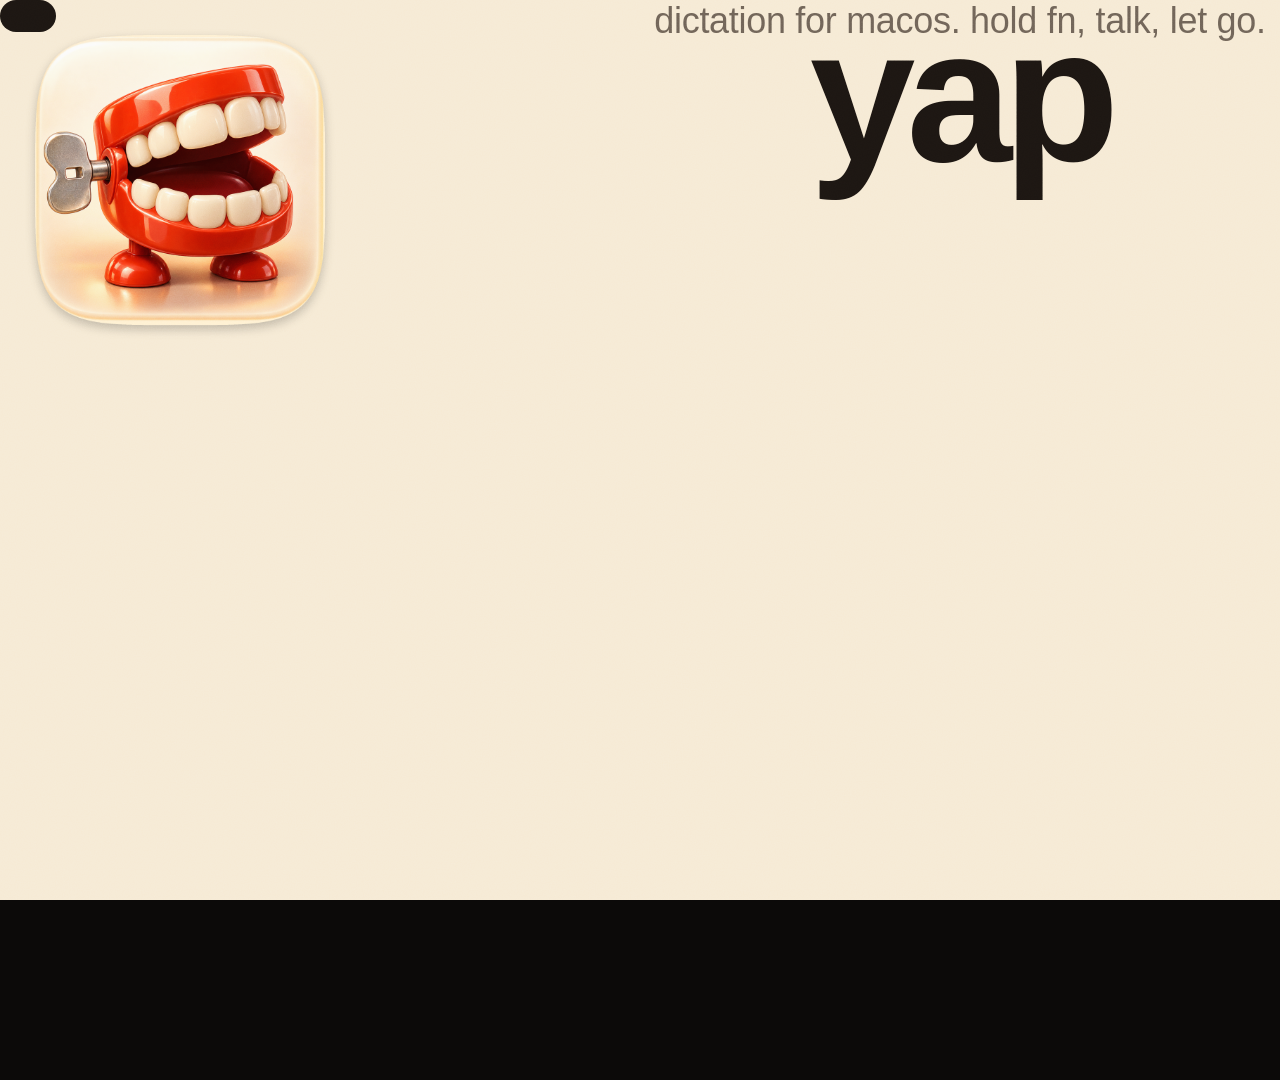
<file: promo/index.html>
<!doctype html>
<html>
<head>
<meta charset="utf-8">
<style>
  * { box-sizing: border-box; margin: 0; padding: 0; }
  html, body { width: 1920px; height: 1080px; overflow: hidden; background: #0c0a09; }
  body { font-family: -apple-system, "SF Pro Display", "Helvetica Neue", sans-serif; -webkit-font-smoothing: antialiased; }
  #stage { position: absolute; inset: 0; overflow: hidden; background: radial-gradient(1400px 900px at 50% 45%, #1d1814 0%, #0c0a09 60%, #070605 100%); }
  .abs { position: absolute; left: 0; top: 0; will-change: transform; }
  #world { position: absolute; inset: 0; }
  .ring { position: absolute; border-radius: 50%; border: 2px solid #f6ead4; }
  #glow { position: absolute; width: 900px; height: 900px; border-radius: 50%;
          background: radial-gradient(circle, rgba(229,55,31,.22), rgba(229,55,31,0) 65%); }
  svg#goo { position: absolute; left: 0; top: 0; overflow: visible; }
  #keylabel { color: #f6ead4; font-weight: 600; font-size: 64px; letter-spacing: -1px; text-align: center; }
  #keylabel small { display: block; font-size: 22px; font-weight: 500; opacity: .55; letter-spacing: 0; margin-top: 2px; }
  #transcript { color: #fff; font-weight: 450; line-height: 1.32; letter-spacing: -.2px; }
  #transcript span.w { display: inline-block; white-space: pre; }
  #transcript .cur { display: inline-block; width: 3px; background: #fff; vertical-align: -0.16em; margin: 0 2px 0 1px; height: 1.05em; }
  #transcript .hint { color: #8b8b8b; }
  #chiplabel { color: #fff; font-weight: 600; font-size: 28px; display: flex; align-items: center; gap: 10px; }
  #caption { left: 120px; top: 948px; height: 80px; overflow: hidden; color: #f6ead4; font-size: 54px; font-weight: 700; letter-spacing: -1.5px; white-space: nowrap; }
  #caption .idx { font-family: "SF Mono", Menlo, monospace; font-size: 20px; font-weight: 500; color: #e5371f; letter-spacing: 1px; margin-right: 22px; vertical-align: 16px; }
  #caption .inner { display: inline-block; }
  #win { width: 1200px; height: 470px; border-radius: 22px; background: #f8f5ef; box-shadow: 0 40px 120px rgba(0,0,0,.55), 0 0 0 1px rgba(255,255,255,.08); overflow: hidden; }
  #win .bar { height: 54px; display: flex; align-items: center; gap: 10px; padding-left: 22px; border-bottom: 1px solid #e6dfd3; }
  #win .bar i { width: 14px; height: 14px; border-radius: 50%; display: block; }
  #win .bar b { margin-left: 18px; font-weight: 600; font-size: 17px; color: #6d655b; }
  #win .row { padding: 16px 40px; border-bottom: 1px solid #ece6db; color: #9a9184; font-size: 21px; }
  #win .row em { color: #2a2520; font-style: normal; }
  #win .body { padding: 30px 40px; font-size: 29px; line-height: 1.42; color: #1f1b17; position: relative; }
  #pasted { position: relative; }
  #hl { position: absolute; inset: -4px -8px; background: #ffd9a8; border-radius: 6px; z-index: -1; }
  #caret { display: inline-block; width: 3px; height: 1.1em; background: #e5371f; vertical-align: -0.2em; }
  #stats { width: 1920px; height: 1080px; }
  .stat { position: absolute; left: 330px; }
  .stat .lbl { font-size: 30px; font-weight: 600; color: #a39a8e; margin-bottom: 14px; }
  .stat .bar { height: 74px; border-radius: 37px; }
  .stat .val { position: absolute; top: 44px; font-size: 64px; font-weight: 750; letter-spacing: -2px; font-variant-numeric: tabular-nums; white-space: nowrap; }
  #statsTitle { position: absolute; left: 330px; top: 250px; font-family: "SF Mono", Menlo, monospace; color: #e5371f; font-size: 22px; letter-spacing: 3px; }
  .slam { position: absolute; width: 1920px; text-align: center; font-size: 190px; font-weight: 800; letter-spacing: -8px; color: #f6ead4; line-height: 1; }
  .slam u { text-decoration: none; position: relative; }
  .slam u::after { content: ""; position: absolute; left: 0; right: 0; bottom: -6px; height: 14px; background: #e5371f; transform-origin: left; transform: scaleX(var(--s, 0)); border-radius: 7px; }
  #wipe { position: absolute; inset: 0; background: #f6ead4; }
  #end { position: absolute; inset: 0; }
  #icon { width: 360px; height: 360px; }
  #word { width: 1920px; text-align: center; font-size: 190px; font-weight: 800; letter-spacing: -9px; color: #1c1612; line-height: 1; }
  #word span { display: inline-block; }
  #tag { width: 1920px; text-align: center; font-size: 36px; font-weight: 500; color: #6e6256; letter-spacing: -.3px; }
  #brew { font-family: "SF Mono", Menlo, monospace; font-size: 26px; color: #f6ead4; background: #1c1612; padding: 16px 28px; border-radius: 16px; white-space: pre; }
  #brew .p { color: #e5371f; }
  #grain { position: absolute; inset: 0; pointer-events: none; mix-blend-mode: overlay; opacity: .22; }
</style>
</head>
<body>
<div id="stage">
  <div id="glow" class="abs"></div>
  <div id="rings"></div>

  <div id="world">
    <div id="win" class="abs">
      <div class="bar"><i style="background:#ff5f57"></i><i style="background:#febc2e"></i><i style="background:#28c840"></i><b>a gentle note</b></div>
      <div class="row">To: <em>shanice</em></div>
      <div class="row">Subject: <em>a gentle note</em></div>
      <div class="body"><span id="pasted"><span id="hl"></span><span id="ptext"></span></span><span id="caret"></span></div>
    </div>

    <svg id="goo" width="1920" height="1080" viewBox="0 0 1920 1080">
      <defs>
        <filter id="g" x="-20%" y="-20%" width="140%" height="140%" color-interpolation-filters="sRGB">
          <feGaussianBlur in="SourceGraphic" stdDeviation="11" result="b"/>
          <feColorMatrix in="b" mode="matrix" values="1 0 0 0 0  0 1 0 0 0  0 0 1 0 0  0 0 0 26 -11" result="goo"/>
          <feGaussianBlur in="goo" stdDeviation="22" result="sb"/>
          <feOffset in="sb" dy="18" result="so"/>
          <feColorMatrix in="so" mode="matrix" values="0 0 0 0 0  0 0 0 0 0  0 0 0 0 0  0 0 0 .6 0" result="shadow"/>
          <feMorphology in="goo" operator="erode" radius="1.6" result="er"/>
          <feComposite in="goo" in2="er" operator="out" result="rim"/>
          <feFlood flood-color="#ffffff" flood-opacity=".32"/>
          <feComposite in2="rim" operator="in" result="rimc"/>
          <feOffset in="goo" dy="-3" result="up"/>
          <feComposite in="goo" in2="up" operator="out" result="lip"/>
          <feFlood flood-color="#fff4e2" flood-opacity=".18"/>
          <feComposite in2="lip" operator="in" result="lipc"/>
          <feMerge><feMergeNode in="shadow"/><feMergeNode in="goo"/><feMergeNode in="rimc"/><feMergeNode in="lipc"/></feMerge>
        </filter>
      </defs>
      <g id="gooG" filter="url(#g)" fill="#191817">
        <rect id="key"/>
        <rect id="panel"/>
        <rect id="chip"/>
      </g>
    </svg>

    <div id="keylabel" class="abs">fn<small>🌐︎</small></div>
    <svg id="orbicon" class="abs" width="44" height="36" viewBox="0 0 44 36">
      <g fill="#fff">
        <g id="oiTop"><path d="M4 16 Q4 3 22 3 Q40 3 40 14 L40 16 Z"/></g>
        <path d="M4 20 L40 20 Q40 33 22 33 Q4 33 4 20 Z"/>
      </g>
      <g fill="#191817"><rect x="9" y="12" width="5" height="4" rx="1"/><rect x="16" y="12" width="5" height="4" rx="1"/><rect x="23" y="12" width="5" height="4" rx="1"/><rect x="30" y="12" width="5" height="4" rx="1"/>
      <rect x="9" y="20" width="5" height="4" rx="1"/><rect x="16" y="20" width="5" height="4" rx="1"/><rect x="23" y="20" width="5" height="4" rx="1"/><rect x="30" y="20" width="5" height="4" rx="1"/></g>
    </svg>
    <div id="transcript" class="abs"></div>
    <div id="chiplabel" class="abs"><svg width="22" height="22" viewBox="0 0 22 22"><path d="M4 11.5 L9 16 L18 6" stroke="#fff" stroke-width="3" fill="none" stroke-linecap="round" stroke-linejoin="round"/></svg>pasted</div>
  </div>

  <div id="caption" class="abs"><div class="inner"><span class="idx"></span><span class="txt"></span></div></div>

  <div id="stats" class="abs">
    <div id="statsTitle">RAM, ALL THE TIME</div>
    <div class="stat" id="s1" style="top:330px"><div class="lbl">wispr flow</div><div class="bar" style="background:#4a433c"></div><div class="val" style="color:#a39a8e"></div></div>
    <div class="stat" id="s2" style="top:530px"><div class="lbl" style="color:#f6ead4">yap</div><div class="bar" style="background:#e5371f"></div><div class="val" style="color:#f6ead4"></div></div>
  </div>
  <div class="slam" id="w1"><u>on-device.</u></div>
  <div class="slam" id="w2"><u>tiny.</u></div>
  <div class="slam" id="w3"><u>free.</u></div>

  <svg id="teeth" class="abs" xmlns="http://www.w3.org/2000/svg" viewBox="0 0 400 400" width="400" height="400">
<!-- HINGE=112,218 KEY=62,222 -->
<defs>
  <linearGradient id="yt-red" x1="0" y1="0" x2=".8" y2="1">
    <stop stop-color="#ff7650"/><stop offset=".24" stop-color="#f64b2b"/><stop offset=".55" stop-color="#e5371f"/><stop offset=".82" stop-color="#bd2113"/><stop offset="1" stop-color="#7e170f"/>
  </linearGradient>
  <linearGradient id="yt-top" gradientUnits="userSpaceOnUse" x1="181" y1="121" x2="231" y2="193">
    <stop stop-color="#ff6940"/><stop offset=".25" stop-color="#f74925"/><stop offset=".6" stop-color="#e5371f"/><stop offset="1" stop-color="#a02013"/>
  </linearGradient>
  <linearGradient id="yt-bottom" gradientUnits="userSpaceOnUse" x1="185" y1="261" x2="217" y2="323">
    <stop stop-color="#f64a2c"/><stop offset=".35" stop-color="#e5371f"/><stop offset=".8" stop-color="#c32a18"/><stop offset="1" stop-color="#851b12"/>
  </linearGradient>
  <linearGradient id="yt-rim" x1="0" y1="0" x2="0" y2="1">
    <stop stop-color="#ff9466"/><stop offset=".27" stop-color="#ff4e2c"/><stop offset="1" stop-color="#bd2619"/>
  </linearGradient>
  <radialGradient id="yt-mouth" cx=".68" cy=".78" r=".8">
    <stop stop-color="#a3221d"/><stop offset=".52" stop-color="#64110e"/><stop offset="1" stop-color="#250907"/>
  </radialGradient>
  <radialGradient id="yt-tongue" cx=".43" cy=".2" r=".85">
    <stop stop-color="#d64c3d"/><stop offset=".26" stop-color="#a72b25"/><stop offset=".7" stop-color="#731613"/><stop offset="1" stop-color="#4a0d0b"/>
  </radialGradient>
  <linearGradient id="yt-enamel" x1=".12" y1=".1" x2=".91" y2=".9">
    <stop stop-color="#fffdf5"/><stop offset=".3" stop-color="#fbf2e2"/><stop offset=".68" stop-color="#f3e4ca"/><stop offset=".9" stop-color="#debf9c"/><stop offset="1" stop-color="#b98d6b"/>
  </linearGradient>
  <linearGradient id="yt-side-enamel" x1="0" y1="0" x2="1" y2=".4">
    <stop stop-color="#e4ccb0"/><stop offset=".35" stop-color="#fbf2e2"/><stop offset=".75" stop-color="#ecdbc0"/><stop offset="1" stop-color="#b78d6d"/>
  </linearGradient>
  <linearGradient id="yt-enamel-light" x1="0" y1="0" x2="1" y2="1">
    <stop stop-color="#fffef9" stop-opacity=".96"/><stop offset=".58" stop-color="#fff9ee" stop-opacity=".35"/><stop offset="1" stop-color="#fff9ee" stop-opacity="0"/>
  </linearGradient>
  <linearGradient id="yt-gloss" x1="0" y1="0" x2=".7" y2="1">
    <stop stop-color="#fff7de" stop-opacity=".95"/><stop offset=".36" stop-color="#ffe2c9" stop-opacity=".58"/><stop offset="1" stop-color="#ffc1a5" stop-opacity="0"/>
  </linearGradient>
  <linearGradient id="yt-silver" x1="0" y1="0" x2="1" y2=".85">
    <stop stop-color="#fff5dd"/><stop offset=".18" stop-color="#dcdad4"/><stop offset=".42" stop-color="#a09d98"/><stop offset=".57" stop-color="#e7e5df"/><stop offset=".8" stop-color="#93918e"/><stop offset="1" stop-color="#5b5b5a"/>
  </linearGradient>
  <linearGradient id="yt-shaft" x1="0" y1="0" x2="0" y2="1">
    <stop stop-color="#5e5b56"/><stop offset=".18" stop-color="#c8c3b9"/><stop offset=".35" stop-color="#fff5df"/><stop offset=".53" stop-color="#b4aea4"/><stop offset=".83" stop-color="#696762"/><stop offset="1" stop-color="#363534"/>
  </linearGradient>
  <radialGradient id="yt-foot" cx=".32" cy=".22" r=".83">
    <stop stop-color="#ff8157"/><stop offset=".28" stop-color="#fa4d2a"/><stop offset=".6" stop-color="#e5371f"/><stop offset=".86" stop-color="#bc2417"/><stop offset="1" stop-color="#79170f"/>
  </radialGradient>
  <radialGradient id="yt-shadow">
    <stop stop-color="#000"/><stop offset=".45" stop-color="#000" stop-opacity=".75"/><stop offset="1" stop-color="#000" stop-opacity="0"/>
  </radialGradient>
  <linearGradient id="yt-occlusion" x1="0" y1="0" x2="0" y2="1">
    <stop stop-color="#310705" stop-opacity=".7"/><stop offset="1" stop-color="#310705" stop-opacity="0"/>
  </linearGradient>
</defs>

<ellipse id="tShadow" cx="221" cy="365" rx="135" ry="18" fill="url(#yt-shadow)" opacity=".35"/>

<!-- Short legs and moulded hemispherical feet. -->
<path d="M269 306 L270 336 Q285 344 299 334 L296 307Z" fill="url(#yt-red)"/>
<path d="M256 338 C258 322 280 323 292 327 C310 332 319 345 318 356 C304 365 270 365 251 355 C249 350 251 343 256 338Z" fill="url(#yt-foot)"/>
<path d="M251 355 C268 362 300 364 318 355" fill="none" stroke="#6d160f" stroke-width="2" opacity=".65"/>
<path d="M268 331 C258 336 255 343 256 348 L262 349 C262 340 267 337 273 335Z" fill="url(#yt-gloss)" opacity=".65"/>
<path d="M303 339 Q312 345 313 353 L306 355 Q307 347 299 341Z" fill="#ffb190" opacity=".23"/>
<path d="M157 306 L156 337 Q168 344 184 337 L183 311Z" fill="url(#yt-red)"/>
<path d="M160 313 L159 334 Q162 337 166 337 L168 314Z" fill="url(#yt-gloss)" opacity=".75"/>
<path d="M134 340 C142 327 161 325 176 330 C193 335 204 349 202 362 C184 371 151 372 129 364 C127 357 128 348 134 340Z" fill="url(#yt-foot)"/>
<path d="M130 363 C149 369 180 371 201 362" fill="none" stroke="#7c1a11" stroke-width="2"/>
<path d="M141 341 C145 336 150 334 156 334 L161 338 C148 338 139 347 137 357 L132 357 Q132 348 141 341Z" fill="url(#yt-gloss)"/>
<path d="M156 345 Q163 339 174 341 L181 349 Q165 345 159 355Z" fill="url(#yt-gloss)" opacity=".65"/>
<path d="M192 349 Q198 354 198 360 L193 362 L189 351Z" fill="#ffa885" opacity=".22"/>

<!-- The cavity belongs to the static lower jaw, so opening reveals a complete bowl. -->
<path d="M111 218 C153 205 219 204 273 210 C308 214 328 225 336 250 L327 280 C298 302 178 305 132 271 C114 255 109 235 111 218Z" fill="url(#yt-mouth)"/>
<path d="M123 225 C157 218 218 216 271 219 C298 222 314 229 324 242" fill="none" stroke="#ce4430" stroke-width="3" opacity=".35"/>
<path d="M151 267 C160 244 211 235 251 241 C282 244 298 257 296 270 C270 289 182 291 151 267Z" fill="url(#yt-tongue)"/>
<path d="M169 256 C188 244 227 243 250 249" fill="none" stroke="#f88d72" stroke-width="2.5" stroke-linecap="round" opacity=".17"/>
<path d="M222 248 Q235 255 232 268" fill="none" stroke="#60130f" stroke-width="1.5" opacity=".25"/>

<!-- Lower shell: broad curved front, a raised rim, and an inset tooth bed. -->
<path d="M111 229 C119 225 126 233 132 248 C149 276 205 286 259 280 C305 275 326 256 330 238 C341 246 347 265 341 285 C332 313 290 326 238 326 C179 326 129 309 116 277 C110 263 107 242 111 229Z" fill="url(#yt-bottom)"/>
<path d="M113 235 C124 238 119 254 143 270 C188 299 289 297 326 267 Q337 257 334 246" fill="none" stroke="url(#yt-rim)" stroke-width="7" stroke-linecap="round"/>
<path d="M118 253 C127 287 177 305 230 307 C273 309 314 301 335 284 C327 308 285 321 237 321 C177 321 135 305 123 276Z" fill="url(#yt-red)" opacity=".35"/>
<path d="M132 271 Q137 291 155 301 L156 282Z" fill="url(#yt-gloss)" opacity=".72"/>
<path d="M164 287 Q177 292 193 294 L190 316 Q175 313 166 307Z" fill="url(#yt-gloss)" opacity=".45"/>
<path d="M311 287 Q322 282 329 274 L326 294 Q317 303 307 306Z" fill="url(#yt-gloss)" opacity=".25"/>
<path d="M154 306 C200 325 278 326 318 303" fill="none" stroke="#ff8a5e" stroke-width="1.3" opacity=".38"/>

<!-- Far-side lower molars, followed by the near-side tooth arcade. -->
<g fill="url(#yt-side-enamel)" stroke="#ae7552" stroke-opacity=".28" stroke-width=".75">
  <path d="M313 224 C314 218 319 218 324 223 C332 232 334 246 331 256 C329 260 324 261 321 256 C318 248 311 234 313 224Z"/>
  <path d="M298 235 Q303 230 311 232 C320 235 324 246 322 259 Q321 269 312 271 Q302 270 300 261Z"/>
</g>
<g fill="url(#yt-enamel)" stroke="#aa7651" stroke-opacity=".24" stroke-width=".8">
  <path d="M126 241 Q128 233 138 236 L150 240 Q157 242 155 253 L151 269 Q148 278 137 274 C128 270 124 255 126 241Z"/>
  <path d="M154 252 Q156 244 166 247 L182 252 Q191 254 189 266 L186 281 Q184 290 174 289 L163 286 Q152 282 152 270Z"/>
  <path d="M192 264 Q193 254 204 256 L226 258 Q236 259 237 269 L235 286 Q233 299 220 299 L206 297 Q194 295 192 282Z"/>
  <path d="M241 264 Q242 256 252 254 L272 251 Q282 250 283 260 L282 281 Q280 291 269 295 L255 297 Q242 298 241 285Z"/>
  <path d="M286 255 Q285 248 293 244 L304 239 Q311 236 313 245 L317 262 Q318 274 308 280 L299 284 Q290 285 288 275Z"/>
</g>
<g fill="none" stroke="url(#yt-enamel-light)" stroke-width="3" stroke-linecap="round">
  <path d="M132 243 Q136 240 145 245"/><path d="M160 256 Q164 251 180 257"/>
  <path d="M200 266 Q209 262 225 265"/><path d="M248 265 Q258 259 273 258"/>
  <path d="M292 255 Q294 250 303 247"/><path d="M317 228 Q324 233 326 245"/>
</g>
<path d="M130 273 C172 308 273 314 320 273" fill="none" stroke="#ff9a6d" stroke-width="1.5" opacity=".55"/>

<!-- The shaft stays fixed; only the butterfly bow is scaled to simulate spinning. -->
<path d="M77 215 L112 210 Q119 216 114 226 L78 232Z" fill="url(#yt-shaft)" stroke="#59544c" stroke-width="1"/>
<path d="M81 218 L108 214" fill="none" stroke="#fff9e8" stroke-width="1.5" opacity=".8"/>
<g transform="translate(62 222)">
  <g id="tKey">
    <path d="M-4-39 C-20-40-27-27-24-15 C-22-6-13-5-13 2 C-13 9-24 15-23 27 C-22 39-12 43 1 39 C14 35 22 27 20 17 L16 1 C15-8 19-16 15-27 C12-35 5-39-4-39Z M-13-25 C-16-21-15-15-11-13 C-6-10 2-12 3-17 C5-23 1-27-5-28 C-8-28-11-27-13-25Z M-8 19 C-14 22-13 29-8 31 C-3 33 5 29 7 25 C9 20 5 16 0 17 C-3 17-6 18-8 19Z" fill="#5d5a55" fill-rule="evenodd" transform="translate(1.5 1.5)"/>
    <path d="M-4-39 C-20-40-27-27-24-15 C-22-6-13-5-13 2 C-13 9-24 15-23 27 C-22 39-12 43 1 39 C14 35 22 27 20 17 L16 1 C15-8 19-16 15-27 C12-35 5-39-4-39Z M-13-25 C-16-21-15-15-11-13 C-6-10 2-12 3-17 C5-23 1-27-5-28 C-8-28-11-27-13-25Z M-8 19 C-14 22-13 29-8 31 C-3 33 5 29 7 25 C9 20 5 16 0 17 C-3 17-6 18-8 19Z" fill="url(#yt-silver)" fill-rule="evenodd" stroke="#ece0c9" stroke-width="1"/>
    <path d="M-21-17 C-25-29-14-38-3-36 Q8-36 12-27 M-20 24 C-20 35-9 40 2 35" fill="none" stroke="#fffbed" stroke-width="1.8" stroke-linecap="round" opacity=".85"/>
    <path d="M-4-3 L7-5 Q10-5 10-2 L11 5 Q11 8 8 8 L-3 10 Q-6 10-6 7 L-7 1 Q-7-2-4-3Z" fill="url(#yt-shaft)" stroke="#716b60" stroke-width="1"/>
    <path d="M-4 0 L6-2 L7 5 L-3 7Z" fill="#423d35"/>
  </g>
</g>

<!-- Complete movable upper jaw. Its underside and every upper tooth move together. -->
<g id="tTop">
  <path d="M110 180 C140 163 207 141 271 135 C303 132 327 137 337 153 L341 169 C323 184 274 204 223 213 C169 222 124 232 112 222Z" fill="url(#yt-mouth)"/>
  <path d="M111 184 C158 169 263 142 333 156 L337 171 C294 186 165 226 112 223Z" fill="url(#yt-occlusion)"/>
  <!-- A slim far-side molar sits behind the visible front row. -->
  <path d="M325 158 Q331 153 337 161 C345 174 346 189 339 195 Q333 199 328 193 L322 175Z" fill="url(#yt-side-enamel)" stroke="#b58866" stroke-width=".7"/>
  <g fill="url(#yt-enamel)" stroke="#b17a54" stroke-opacity=".3" stroke-width=".8">
    <path d="M129 193 C129 184 138 179 146 180 Q155 181 158 192 L163 209 Q165 218 157 223 L145 228 Q136 231 133 220Z"/>
    <path d="M156 181 Q157 172 170 169 Q181 167 185 177 L192 199 Q195 210 184 215 L172 220 Q162 224 159 212Z"/>
    <path d="M188 165 Q188 156 202 151 L223 146 Q236 144 241 157 L249 184 Q252 199 239 203 L212 210 Q198 213 194 201Z"/>
    <path d="M243 149 Q244 138 258 134 L277 131 Q290 129 294 142 L301 167 Q305 182 293 187 L267 195 Q254 198 251 186Z"/>
    <path d="M296 140 Q296 131 305 130 Q316 128 321 140 L328 162 Q332 177 323 180 L314 183 Q306 185 303 173Z"/>
  </g>
  <g fill="url(#yt-enamel-light)">
    <path d="M136 192 Q139 184 147 186 L151 190 Q141 189 140 208 L137 213Z"/>
    <path d="M163 182 Q167 173 176 175 L179 179 Q167 177 167 198 L165 204Z"/>
    <path d="M195 170 Q194 160 207 156 L222 152 Q230 151 233 157 C205 156 202 171 203 186 L199 192Z"/>
    <path d="M251 152 Q249 141 263 139 L276 136 Q284 136 286 141 C261 139 257 153 260 172 L255 177Z"/>
    <path d="M303 142 Q303 135 309 136 Q316 141 319 158 L315 163 Q312 143 307 143Z"/>
  </g>
  <g fill="none" stroke="#fff8e9" stroke-width="1" opacity=".45">
    <path d="M202 204 Q214 210 240 197"/><path d="M261 189 Q278 189 296 179"/>
  </g>
  <!-- Thick glossy plastic cap overlaps the tooth roots. -->
  <path d="M104 172 C103 152 133 135 177 121 C223 106 281 96 310 100 C327 101 330 113 334 127 L342 151 C325 145 307 146 281 153 C224 167 166 184 117 209 C108 203 105 188 104 172Z" fill="url(#yt-top)"/>
  <path d="M104 172 C107 155 128 142 146 135 C133 151 127 170 134 199 L117 209 Q105 198 104 172Z" fill="url(#yt-red)"/>
  <path d="M304 100 C321 102 325 112 329 127 L337 148 L322 147 C317 126 314 111 304 100Z" fill="#9e1c11" opacity=".35"/>
  <path d="M108 169 C112 149 158 131 196 120 C238 108 283 101 308 103 C320 104 322 109 325 116" fill="none" stroke="#ffac7b" stroke-width="2" stroke-linecap="round"/>
  <path d="M115 199 C168 175 219 160 281 147 C306 142 326 143 339 148" fill="none" stroke="#8c1c12" stroke-width="3" opacity=".65"/>
  <path d="M118 202 C173 178 230 161 283 150 C307 145 324 145 338 151" fill="none" stroke="#ff7a4c" stroke-width="1.3" opacity=".8"/>
  <path d="M145 140 C162 131 185 122 207 118 C191 124 186 128 185 139 C169 140 164 148 165 164 L150 170 C145 160 143 150 145 140Z" fill="url(#yt-gloss)"/>
  <path d="M115 160 Q119 150 131 146 C122 158 122 174 125 185 L117 190 Q111 173 115 160Z" fill="url(#yt-gloss)" opacity=".8"/>
  <path d="M284 105 Q297 104 303 110 C308 120 309 131 313 144 L299 145 C297 129 296 115 284 105Z" fill="url(#yt-gloss)" opacity=".64"/>
  <path d="M321 110 Q325 114 328 128 L333 143" fill="none" stroke="#ffc09a" stroke-width="2" stroke-linecap="round" opacity=".42"/>
  <path d="M153 136 C195 118 253 107 286 106" fill="none" stroke="#fff3d8" stroke-width="1.8" stroke-linecap="round" opacity=".85"/>
</g>

<!-- Fixed hinge cheek and recessed axle cover the moving jaw's rear edge. -->
<path d="M110 202 C98 202 97 217 101 235 C104 248 111 259 118 257 C130 253 130 234 125 219 C122 209 117 202 110 202Z" fill="url(#yt-red)" stroke="#a52618" stroke-width=".8"/>
<path d="M107 207 C102 210 104 229 108 238" fill="none" stroke="url(#yt-gloss)" stroke-width="3" stroke-linecap="round"/>
<ellipse cx="111" cy="219" rx="6.8" ry="12.3" transform="rotate(-13 111 219)" fill="#73150e"/>
<ellipse cx="111" cy="218" rx="4.2" ry="9" transform="rotate(-13 111 218)" fill="url(#yt-shaft)"/>
<path d="M109 212 L112 222" fill="none" stroke="#f1e2ca" stroke-width="1.3" opacity=".65"/>
</svg>

  <div id="wipe"></div>
  <div id="end">
    <img id="icon" class="abs" src="../icon/icon-1024.png">
    <div id="word" class="abs"><span>y</span><span>a</span><span>p</span></div>
    <div id="tag" class="abs">dictation for macos. hold fn, talk, let go.</div>
    <div id="brew" class="abs"></div>
  </div>

  <svg id="grain" width="1920" height="1080"><filter id="n"><feTurbulence id="turb" type="fractalNoise" baseFrequency=".85" numOctaves="2" seed="1"/><feColorMatrix values="0 0 0 0 .5  0 0 0 0 .5  0 0 0 0 .5  0 0 0 1.4 -.2"/></filter><rect width="100%" height="100%" filter="url(#n)"/></svg>
</div>

<script>
const $ = s => document.querySelector(s);
const clamp = (x, a = 0, b = 1) => Math.min(b, Math.max(a, x));
const lerp = (a, b, x) => a + (b - a) * x;
const prog = (t, a, b) => clamp((t - a) / (b - a));
const outExpo = x => x >= 1 ? 1 : 1 - Math.pow(2, -10 * x);
const inOut = x => x < .5 ? 4 * x * x * x : 1 - Math.pow(-2 * x + 2, 3) / 2;
const inCubic = x => x * x * x;
const outCubic = x => 1 - Math.pow(1 - x, 3);
const outBack = (x, s = 1.8) => 1 + (s + 1) * Math.pow(x - 1, 3) + s * Math.pow(x - 1, 2);
// Damped spring from 0 to 1, settles by x=1.
const spring = (x, f = 1.6, d = 5.5) => x <= 0 ? 0 : x >= 1 ? 1 : 1 - Math.exp(-d * x) * Math.cos(2 * Math.PI * f * x);
const T = (el, x, y, s = 1, extra = '') => el.style.transform = `translate(${x}px,${y}px) scale(${s}) ${extra}`;
const setRect = (el, cx, cy, w, h, r) => {
  w = Math.max(0, w); h = Math.max(0, h);
  el.setAttribute('x', cx - w / 2); el.setAttribute('y', cy - h / 2);
  el.setAttribute('width', w); el.setAttribute('height', h);
  el.setAttribute('rx', Math.min(r, w / 2, h / 2));
};
const vis = (el, o) => { el.style.opacity = o; el.style.visibility = o <= 0.001 ? 'hidden' : 'visible'; };
const level = t => clamp(.5 + .28 * Math.sin(t * 13.1) + .2 * Math.sin(t * 29.3 + 1) + .14 * Math.sin(t * 47.7 + 2));

// Transcript, word by word.
const SAID = "hi shanice, hope you're well. just flagging, with love, that your mouth is moving a lot like a rodent. yapa, yapa, yapa, yapa, yapa. so, as per my last email, shush it, please. kind regards.";
const words = SAID.split(' ');
const tr = $('#transcript');
const spans = words.map((w, i) => { const s = document.createElement('span'); s.className = 'w'; s.textContent = w + ' '; tr.appendChild(s); return s; });
const cur = document.createElement('span'); cur.className = 'cur'; tr.appendChild(cur);
const hint = document.createElement('span'); hint.className = 'hint'; hint.textContent = ' — let go to paste'; tr.appendChild(hint);
const W0 = 2.75, W1 = 6.85;
let acc = 0; const dur = words.map(w => .5 + w.length * .12); const total = dur.reduce((a, b) => a + b);
const appear = dur.map(d => { const a = W0 + acc / total * (W1 - W0); acc += d; return a; });
$('#ptext').textContent = SAID;

// Rings.
const rings = [...Array(6)].map(() => { const d = document.createElement('div'); d.className = 'ring'; $('#rings').appendChild(d); return d; });

const PCX = 960, ORB_Y = 350, PW = 1100;
let panelH = 140;

function caption(t) {
  const caps = [[0.35, 2.15, '01', 'hold fn'], [2.55, 7.05, '02', 'talk'], [7.25, 9.35, '03', 'let go']];
  const el = $('#caption .inner');
  let y = 90, txt = '', idx = '';
  for (const [a, b, i, s] of caps) if (t >= a && t < b + .4) {
    txt = s; idx = i;
    y = t < b ? 90 * (1 - outExpo(prog(t, a, a + .55))) : -90 * inCubic(prog(t, b, b + .35));
  }
  el.querySelector('.idx').textContent = idx; el.querySelector('.txt').textContent = txt;
  el.style.transform = `translateY(${y}px)`;
}

function render(t, frame) {
  $('#turb').setAttribute('seed', frame % 9);
  caption(t);

  // ——— Scene 1–3 world: key → orb → panel → chip → window.
  const key = $('#key'), panel = $('#panel'), chip = $('#chip');
  const worldY = -400 * inOut(prog(t, 7.6, 8.35));
  const worldOut = prog(t, 9.3, 9.75);
  $('#world').style.transform = `translateY(${worldY}px) scale(${1 - .12 * inOut(worldOut)})`;
  $('#world').style.filter = worldOut > 0 ? `blur(${worldOut * 14}px)` : 'none';
  vis($('#world'), 1 - worldOut);

  // Key: pops in, gets held, then becomes the orb.
  const pop = spring(prog(t, 0.05, 0.9), 1.3, 5);
  const press = t < 0.65 ? 0 : t < 0.78 ? outCubic(prog(t, .65, .78)) : 1;
  const toOrb = inOut(prog(t, 1.7, 2.3));
  const lv = level(t) * prog(t, 2.6, 2.9) * (1 - prog(t, 6.95, 7.2));
  const orbBob = lv * 10;
  let kSize = lerp(220, 76, toOrb) * pop * (1 - .06 * press * (1 - toOrb));
  let kcx = PCX, kcy = lerp(500, ORB_Y, toOrb) + lerp(press * 8, 0, toOrb) - orbBob;
  // Orb retracts into the panel when you let go.
  const retract = inOut(prog(t, 7.15, 7.5));
  kcy = lerp(kcy, ORB_Y + 70, retract); kSize *= 1 - retract;
  setRect(key, kcx, kcy, kSize, kSize * (1 - .04 * press * (1 - toOrb)), lerp(48, 38, toOrb));
  const kl = $('#keylabel');
  T(kl, kcx - 110, kcy - 46 + press * 3, 1, `scale(${pop * (1 - toOrb)})`); kl.style.width = '220px';
  vis(kl, 1 - prog(t, 1.7, 2.0));
  const oi = $('#orbicon');
  T(oi, kcx - 22, kcy - 18, 1, `scale(${prog(t, 2.0, 2.3) * (1 - retract)})`);
  vis(oi, prog(t, 2.05, 2.3) * (1 - retract));
  $('#oiTop').setAttribute('transform', `rotate(${-lv * 18 * (0.5 - 0.5 * Math.cos(t * 2 * Math.PI * 6))} 4 16)`);

  // Panel grows out of the orb.
  const grow = prog(t, 2.05, 2.95);
  const gx = spring(grow, 1.1, 5.2), gy = spring(prog(t, 2.0, 2.8), 1.2, 5);
  // Transcript first, so the panel can wrap around its measured height.
  const fontSize = lerp(46, 35, inOut(prog(t, 4.8, 6.6)));
  tr.style.fontSize = fontSize + 'px';
  tr.style.width = (PW - 100) + 'px';
  let shown = 0;
  spans.forEach((s, i) => {
    const a = appear[i], p = prog(t, a, a + .28);
    s.style.display = t >= a ? 'inline-block' : 'none';
    if (t >= a) shown++;
    s.style.opacity = p;
    s.style.transform = `translateY(${(1 - outCubic(p)) * 14}px)`;
    s.style.filter = p < 1 ? `blur(${(1 - p) * 6}px)` : 'none';
    s.style.color = t < a + .55 ? '#8e8e8e' : '#ffffff';
  });
  cur.style.opacity = t > W1 + .4 ? (Math.floor(t * 2.5) % 2 ? 0 : 1) : 1;
  hint.style.opacity = prog(t, 2.7, 3.0);
  const targetH = tr.offsetHeight + 76;
  panelH += (Math.max(130, targetH) - panelH) * (1 - Math.exp(-14 / 60));
  const collapse = prog(t, 7.15, 7.6);
  const cs = spring(collapse, 1.2, 5);
  const finalW = lerp(PW, 380, cs), finalH = lerp(panelH, 96, cs);
  const pw = lerp(76, finalW, gx), ph = lerp(76, finalH, gy);
  const ptop = lerp(ORB_Y - 38, ORB_Y + 30, gy);
  const shrinkAway = inOut(prog(t, 7.95, 8.35));
  const pcy = ptop + ph / 2;
  setRect(panel, PCX, pcy, pw * (1 - shrinkAway), ph * (1 - shrinkAway), lerp(38, 30, gy));
  panel.style.display = t < 2.0 || shrinkAway >= 1 ? 'none' : '';
  const textOut = prog(t, 7.1, 7.35);
  T(tr, PCX - (PW - 100) / 2, ptop + 38 - textOut * 20, 1);
  tr.style.filter = textOut > 0 ? `blur(${textOut * 10}px)` : 'none';
  vis(tr, prog(t, 2.6, 2.75) * (1 - textOut));

  // Chip drips off the bottom, falls, lands in the email.
  const drip = prog(t, 7.4, 7.95);
  const fall = prog(t, 7.95, 8.42);
  const panelBottom = ptop + ph;
  let ccy = lerp(pcy, panelBottom + 70, outBack(drip, 1.2));
  const caretY = 1098, caretX = 420; // first line of the email body, in world space
  ccy = lerp(ccy, caretY, inCubic(fall));
  const land = prog(t, 8.42, 8.5);
  const squash = fall > 0 ? 1 + .25 * Math.sin(Math.min(1, fall) * Math.PI) * (1 - land) : 1;
  const cw = 230 * (1 - land) / squash, chh = 66 * squash * (1 - land);
  const ccx = lerp(PCX, caretX, inOut(fall));
  setRect(chip, ccx, ccy, drip > 0 ? cw : 0, chh, 33);
  const cl = $('#chiplabel');
  T(cl, ccx - 62, ccy - 17, 1, `scale(${1 - land})`);
  vis(cl, prog(t, 7.7, 7.85) * (1 - land));

  // Window rises from below.
  const win = $('#win');
  const winIn = outExpo(prog(t, 7.55, 8.4));
  T(win, PCX - 600, 880 + lerp(260, 0, winIn), 1);
  vis(win, prog(t, 7.55, 7.75));
  $('#pasted').style.display = t >= 8.48 ? '' : 'none';
  const hlP = prog(t, 8.48, 9.2);
  $('#hl').style.opacity = t >= 8.48 ? (1 - prog(t, 8.9, 9.3)) : 0;
  $('#hl').style.clipPath = `inset(0 ${100 - outExpo(hlP * 1.6) * 100}% 0 0)`;
  $('#caret').style.opacity = Math.floor(t * 2.5) % 2 ? .15 : 1;

  // Rings: while fn is held and while talking.
  const ringOn = prog(t, .7, .9) * (1 - prog(t, 1.6, 1.9)) + prog(t, 2.7, 3.1) * (1 - prog(t, 6.9, 7.2));
  rings.forEach((r, k) => {
    const ph2 = ((t * .8) + k / rings.length) % 1;
    const rad = (t < 2 ? 130 : 50) + ph2 * (t < 2 ? 520 : 760);
    const cy = (t < 2 ? 500 : ORB_Y) + worldY;
    r.style.width = r.style.height = rad * 2 + 'px';
    r.style.left = PCX - rad + 'px'; r.style.top = cy - rad + 'px';
    r.style.opacity = (1 - ph2) * .14 * ringOn * (t < 2 ? 1 : .5 + lv);
  });
  const glow = $('#glow');
  T(glow, PCX - 450, (t < 2.3 ? lerp(500, ORB_Y, toOrb) : ORB_Y) - 450 + worldY, .6 + .5 * (press * (1 - toOrb) + lv) );
  vis(glow, (pop * .8 + lv * .6) * (1 - prog(t, 7.2, 7.8)));

  // ——— Scene 4: stats, then three words.
  const st = $('#stats');
  const stIn = prog(t, 9.55, 9.9), stOut = prog(t, 10.95, 11.25);
  vis(st, stIn > 0 ? 1 - stOut : 0);
  T(st, -300 * inCubic(stOut), 0, 1);
  vis($('#statsTitle'), stIn);
  const b1 = outExpo(prog(t, 9.7, 10.5)), b2 = outExpo(prog(t, 10.0, 10.7));
  const s1 = $('#s1'), s2 = $('#s2');
  s1.querySelector('.bar').style.width = 1180 * b1 + 'px';
  s2.querySelector('.bar').style.width = Math.max(74, 91 * b2) + 'px';
  vis(s1, prog(t, 9.65, 9.85)); vis(s2, prog(t, 9.95, 10.15));
  const v1 = s1.querySelector('.val'), v2 = s2.querySelector('.val');
  v1.textContent = (1.3 * b1).toFixed(1) + ' gb'; v1.style.left = 1180 * b1 + 30 + 'px';
  v2.textContent = (0.1 * b2).toFixed(1) + ' gb'; v2.style.left = Math.max(74, 91 * b2) + 30 + 'px';
  // "13× lighter" stamp
  const stamp = spring(prog(t, 10.45, 11.0), 1.4, 5);
  v2.innerHTML = (0.1 * b2).toFixed(1) + ' gb' + `<span style="display:inline-block;margin-left:26px;font-size:34px;letter-spacing:0;background:#f6ead4;color:#1c1612;padding:8px 18px;border-radius:30px;vertical-align:12px;transform:scale(${stamp}) rotate(${-6 * stamp}deg);opacity:${prog(t, 10.45, 10.5)}">13× lighter</span>`;

  const slams = [['#w1', 11.05], ['#w2', 11.45], ['#w3', 11.85]];
  slams.forEach(([id, a], i) => {
    const el = $(id), p = prog(t, a, a + .3);
    const out = prog(t, 12.2, 12.45);
    const y = 300 + i * 200;
    const s = lerp(1.6, 1, outExpo(p)) * (1 + out * .4);
    T(el, 0, y, s);
    el.style.filter = p < 1 || out > 0 ? `blur(${(1 - outExpo(p)) * 18 + out * 20}px)` : 'none';
    vis(el, p * (1 - out));
    el.querySelector('u').style.setProperty('--s', outExpo(prog(t, a + .12, a + .45)));
  });

  // ——— Scene 5: the teeth hop in, chatter, and wipe to the end card.
  const teeth = $('#teeth');
  const hop = prog(t, 12.3, 13.0);
  const hops = 3, hp = (hop * hops) % 1;
  const hopY = hop < 1 ? -Math.sin(hp * Math.PI) * 110 : 0;
  const tx = lerp(-460, PCX - 200, outCubic(hop));
  const chatterAmt = prog(t, 12.3, 12.4);
  const jaw = chatterAmt * 18 * (0.5 - 0.5 * Math.cos(t * 2 * Math.PI * 7.5));
  const landSq = hop >= 1 ? 1 - .12 * Math.exp(-8 * (t - 13)) * Math.cos((t - 13) * 30) : 1 + .08 * Math.sin(hp * Math.PI);
  T(teeth, tx, 380 + hopY, 1.25, `scale(${2 - landSq}, ${landSq})`);
  teeth.style.transformOrigin = '200px 370px';
  $('#tTop').setAttribute('transform', `rotate(${-jaw} 112 218)`);
  $('#tKey').setAttribute('transform', `scale(1 ${Math.cos(t * 9)})`);
  $('#tShadow').setAttribute('rx', 135 + hopY * .5);
  vis(teeth, t > 12.28 ? 1 : 0);

  const wipeP = inOut(prog(t, 13.0, 13.55));
  const wipe = $('#wipe');
  wipe.style.clipPath = `circle(${wipeP * 2300}px at ${PCX}px 560px)`;
  vis(wipe, wipeP > 0 ? 1 : 0);

  const end = $('#end');
  vis(end, t > 13.15 ? 1 : 0);
  const ic = spring(prog(t, 13.2, 14.1), 1.3, 5);
  const chomp = prog(t, 14.3, 14.6);
  const icBob = Math.sin(chomp * Math.PI * 2) * 6 * (1 - chomp);
  T($('#icon'), PCX - 180, 110 + icBob, 1, `scale(${ic}) rotate(${(1 - ic) * -25}deg)`);
  $('#icon').style.transformOrigin = '180px 180px';
  [...$('#word').children].forEach((s, i) => {
    const p = spring(prog(t, 13.5 + i * .07, 14.3 + i * .07), 1.2, 5);
    s.style.transform = `translateY(${(1 - p) * 120}px)`; s.style.opacity = prog(t, 13.5 + i * .07, 13.65 + i * .07);
  });
  T($('#word'), 0, 486, 1);
  $('#word').style.clipPath = 'inset(0 0 -40px 0)';
  T($('#tag'), 0, 700 + (1 - outExpo(prog(t, 13.8, 14.3))) * 30, 1); vis($('#tag'), prog(t, 13.8, 14.1));
  const cmd = 'brew install --cask yap';
  const typed = Math.floor(cmd.length * prog(t, 14.05, 14.6));
  const brew = $('#brew');
  brew.innerHTML = `<span class="p">$</span> ${cmd.slice(0, typed)}<span style="opacity:${Math.floor(t * 3) % 2 ? 0 : 1}">▍</span>`;
  T(brew, PCX - brew.offsetWidth / 2, 800 + (1 - outExpo(prog(t, 13.95, 14.4))) * 30, 1);
  vis(brew, prog(t, 13.95, 14.2));
  $('#grain').style.opacity = t > 13.3 ? .1 : .22;
}
window.render = render;
if (!navigator.webdriver) { const t0 = performance.now(); let f = 0; const loop = () => { const t = ((performance.now() - t0) / 1000) % 15; render(t, f++); requestAnimationFrame(loop); }; loop(); }
</script>
</body>
</html>
</file>
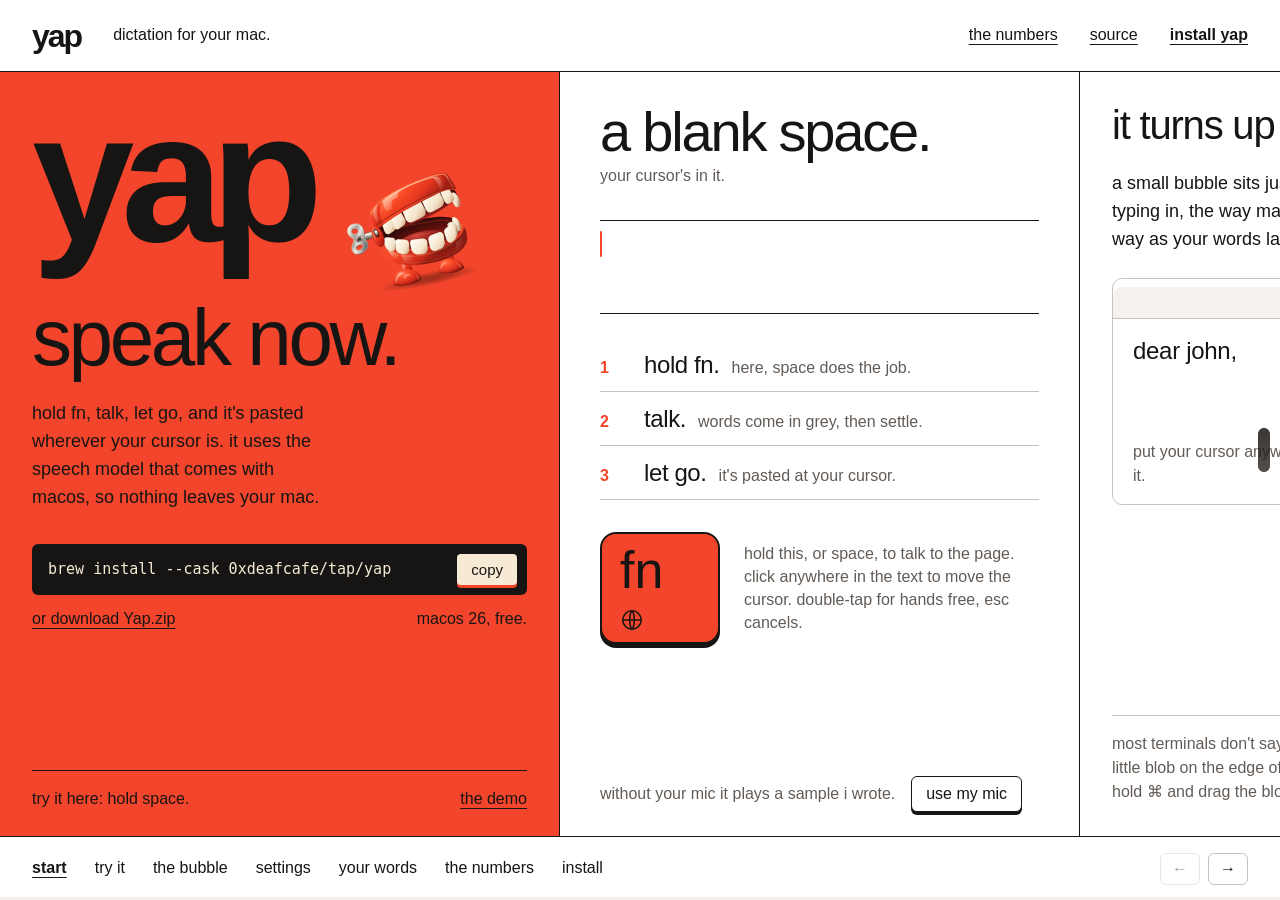
<file: site/www/index.html>
<!doctype html>
<html lang="en-GB">
<head>
<meta charset="utf-8">
<meta name="viewport" content="width=device-width, initial-scale=1">
<meta name="color-scheme" content="light dark">
<meta name="theme-color" content="#f3452b">
<title>yap: hold fn, talk, let go</title>
<meta name="description" content="dictation for macos. hold fn, talk, let go, and it's pasted wherever your cursor is. it uses the speech model that comes with macos, so nothing leaves your mac and it's free.">
<meta property="og:title" content="yap: hold fn, talk, let go">
<meta property="og:description" content="dictation for macos 26. nothing leaves your mac, and it's free.">
<meta property="og:image" content="https://yap.forbes.red/social.png">
<meta property="og:url" content="https://yap.forbes.red/">
<link rel="canonical" href="https://yap.forbes.red/">
<meta property="og:type" content="website">
<meta name="twitter:card" content="summary_large_image">
<link rel="icon" href="favicon.png" type="image/png">
<link rel="apple-touch-icon" href="apple-touch-icon.png">
<link rel="stylesheet" href="style.css">
<script>document.documentElement.classList.add('js')</script>
</head>
<body>
<a class="skip" href="#talk">skip to the page you can dictate into</a>

<header class="masthead">
  <a class="home" href="#fn" aria-label="yap, back to the start">yap</a>
  <span class="mast-line">dictation for your mac.</span>
  <nav aria-label="Main">
    <a href="#numbers">the numbers</a>
    <a href="https://github.com/0xdeafcafe/yap">source</a>
    <a class="mast-install" href="#install">install yap</a>
  </nav>
</header>

<main class="tape" id="tape" tabindex="-1" aria-label="yap, set in columns">

  <section class="column red cover" id="fn" aria-labelledby="title" data-script="fn">
    <div class="brand"><span class="wordmark" aria-hidden="true">yap</span><img src="teeth.svg" width="152" height="152" alt="yap's icon, a set of red wind-up chattering teeth"></div>
    <h1 id="title">speak now.</h1>
    <p class="lead">hold fn, talk, let go, and it's pasted wherever your cursor is. it uses the speech model that comes with macos, so nothing leaves your mac.</p>
    <div class="get" aria-label="install yap">
      <div class="cmd"><code id="brew-top">brew install --cask 0xdeafcafe/tap/yap</code><button type="button" class="copy" data-copy="#brew-top" aria-label="copy the brew command">copy</button></div>
      <p class="get-alt"><a href="https://github.com/0xdeafcafe/yap/releases/latest/download/Yap.zip">or download Yap.zip</a><span>macos 26, free.</span></p>
      <p class="copied small" role="status"></p>
    </div>
    <p class="slot" data-slot></p>
    <div class="cover-foot"><span><span class="how-key">try it here: hold space.</span><span class="how-touch">try it here: hold the fn key.</span></span><a href="#talk">the demo</a></div>
  </section>

  <section class="column talk" id="talk" aria-labelledby="talk-title" data-script="talk">
    <div class="column-head"><h2 id="talk-title" class="d56">a blank space.</h2><span class="small">your cursor's in it.</span></div>
    <div class="field">
      <p class="slot field-line" data-slot></p>
    </div>
    <ol class="steps">
      <li><b>hold fn.</b> <span>here, space does the job.</span></li>
      <li><b>talk.</b> <span>words come in grey, then settle.</span></li>
      <li><b>let go.</b> <span>it's pasted at your cursor.</span></li>
    </ol>
    <div class="key-row">
      <button type="button" class="fn-key" id="fn-key" aria-describedby="fn-note"><span>fn</span><svg viewBox="0 0 24 24" width="24" height="24" aria-hidden="true"><circle cx="12" cy="12" r="9.2"/><path d="M2.8 12h18.4M12 2.8c-3 3-3 15.4 0 18.4M12 2.8c3 3 3 15.4 0 18.4"/></svg></button>
      <p id="fn-note">hold this<span class="how-key">, or space,</span> to talk to the page. click anywhere in the text to move the cursor. double-tap for hands free, esc cancels.</p>
    </div>
    <div class="how">
      <p class="mic-line"><span id="voice-note">without your mic it plays a sample i wrote.</span> <button type="button" class="push" id="use-mic" hidden>use my mic</button></p>
    </div>
  </section>

  <section class="column bubble" id="bubble" aria-labelledby="bubble-title" data-script="bubble">
    <h2 class="d40" id="bubble-title">it turns up where you're typing.</h2>
    <p>a small bubble sits just under your cursor, sized to the text you're typing in, the way macos's own dictation does, and gets out of the way as your words land.</p>
    <!-- The real bubble, light and dark: img/bubble-light.png and img/bubble-dark.png, each 1120 × 560 (2:1, a 560 × 280 pt
         crop at @2x). Drop them in and change data-shots="off" to "on". While it's off nothing is requested, so there's no
         404 in the console; once it's on, a file that's missing is removed, and the figure only shows if one loads. -->
    <figure class="shots" id="shots" data-shots="off">
      <img data-src="img/bubble-light.png" width="1120" height="560" alt="yap's bubble under the text cursor, in light mode">
      <img data-src="img/bubble-dark.png" width="1120" height="560" alt="yap's bubble under the text cursor, in dark mode">
      <figcaption class="small">the real thing, in light and dark. it follows your mac.</figcaption>
    </figure>
    <div class="doc" id="doc">
      <p class="doc-title small">untitled.txt</p>
      <p class="doc-line">dear john, <span class="slot" data-slot></span></p>
      <p class="small">put your cursor anywhere in here and hold space. it opens right under it.</p>
    </div>
    <p class="slot" data-slot></p>
    <p class="small">most terminals don't say where their cursor is, so there it opens out of a little blob on the edge of your screen instead, like the one on this page. hold ⌘ and drag the blob to move it.</p>
  </section>

  <section class="column settings" id="settings" aria-labelledby="settings-title" data-script="settings">
    <h2 class="d56" id="settings-title">pick your era.</h2>
    <p>the menu bar icon has your last few transcripts and opens settings: history, the language you speak, how much it tidies, and whether "new line" means a new line.</p>
    <figure class="screen">
      <img src="img/settings-general.webp" width="1000" height="616" alt="yap's settings, general tab, in dark mode: language set to english (united kingdom), a formatting switch, cleanup on medium with an example, show while talking set to next to the cursor, and the blob's edge">
      <figcaption class="small">settings › general. 43 dictations in, and counting.</figcaption>
    </figure>
    <p class="slot" data-slot></p>
  </section>

  <section class="column words" id="words" aria-labelledby="words-title" data-script="words">
    <h2 class="d56" id="words-title">i knew you were trouble.</h2>
    <p class="swap" aria-hidden="true"><span class="w" data-guess="reddis">Redis</span></p>
    <p>it reads the window you're in for names and odd words. hear “reddis” with Redis on screen and it writes Redis, underlined so you can see it did, and after a few times it learns the swap for <span class="guess">good.</span> it never touches an ordinary word, and doesn't keep what it read.</p>
    <p class="slot" data-slot></p>
    <pre class="file" aria-label="words.txt"><code>LangWatch
btw =&gt; by the way
drop: basically</code></pre>
    <p class="small">add your own to <code>~/.config/yap/words.txt</code>. this page has that file loaded, so try saying “btw”.</p>
    <h3>it tidies, too.</h3>
    <p class="demo-line" aria-label="um, the the build is fine, becomes: the build is fine"><s class="f keep">um, </s>the <s class="f keep">the </s>build is fine.</p>
  </section>

  <section class="column red print" id="numbers" aria-labelledby="numbers-title" data-script="print">
    <h2 class="d40" id="numbers-title">we are never ever getting back together.</h2>
    <p>i wrote yap to replace wispr flow, which sat on 1.3 gb of ram and about 5% cpu whether i was talking or not. yap sits on about 0.1 gb and only does anything while you're talking.</p>
    <figure class="ram" aria-label="memory: wispr flow 1.3 gb all the time, yap 0.1 gb">
      <div class="bar flow"><span>wispr flow</span><b>1.3 gb</b></div>
      <div class="yap-line"><span class="bar mine"></span><span>yap <b>0.1 gb</b></span></div>
    </figure>
    <div class="plate">
      <div class="plate-head"><b>the small print</b><span>40 dictations, the 10 minute version</span></div>
      <table>
        <caption class="sr-only">error rate, wait after you stop talking, and memory for four speech engines</caption>
        <thead><tr><th scope="col">engine</th><th scope="col">errors</th><th scope="col">wait</th><th scope="col">ram</th></tr></thead>
        <tbody>
          <tr><th scope="row">parakeet v3 (mlx)</th><td>7.4%</td><td>0.5 s</td><td>1.1 gb</td></tr>
          <tr><th scope="row">wispr flow (cloud)</th><td>7.4%</td><td>0.6 s</td><td>1.3 gb</td></tr>
          <tr class="mine"><th scope="row">yap (apple speechtranscriber)</th><td>8.6%</td><td>0.9 s</td><td>0.1 gb</td></tr>
          <tr><th scope="row">whisper large-v3-turbo</th><td>11.1%</td><td>1.4 s</td><td>0.9 gb</td></tr>
        </tbody>
      </table>
    </div>
    <p class="small">on an m1 max. nobody hand-checked these, so each engine's scored against what the others agreed on. yap isn't the most accurate. it's the one that leaves your ram alone.</p>
    <p class="slot" data-slot></p>
  </section>

  <section class="column privacy" id="privacy" aria-labelledby="privacy-title" data-script="privacy">
    <h2 class="d56" id="privacy-title">nothing leaves your mac.</h2>
    <p>it uses apple's on-device speech model, in any language it knows, so it's free and there's nothing to send. transcripts are kept for 30 days, then deleted. recordings are off unless you turn them on. settings › privacy deletes the lot.</p>
    <p class="slot" data-slot></p>
    <p class="small honest">this page is different. press “use my mic” and your browser does the listening, and chrome, for one, sends that audio to google.</p>
  </section>

  <section class="column red install" id="install" aria-labelledby="install-title" data-script="install">
    <h2 class="d72" id="install-title">give your keyboard a minute.</h2>
    <div class="get">
      <div class="cmd"><code id="brew-end">brew install --cask 0xdeafcafe/tap/yap</code><button type="button" class="copy" data-copy="#brew-end" aria-label="copy the brew command">copy</button></div>
      <p class="get-alt"><a href="https://github.com/0xdeafcafe/yap/releases/latest/download/Yap.zip">or download Yap.zip</a><span>macos 26, free.</span></p>
      <p class="copied small" role="status"></p>
    </div>
    <p>it'll want the microphone (to hear you) and accessibility (to see fn and press ⌘V). quit wispr flow first, or both will paste.</p>
    <p class="small">while it runs, fn is yap's, so the emoji picker and apple's dictation don't open. your setting comes back when you quit. other apps can listen in on <code>~/.config/yap/live.sock</code>, which is how <a href="https://github.com/0xdeafcafe/rush">rush</a> shows your words as you talk. <a href="https://github.com/0xdeafcafe/yap#in-other-apps">the format's in the readme</a>.</p>
    <details><summary>build it yourself</summary><p>it needs macos 26 and xcode's command line tools, then <code>./bundle.sh &amp;&amp; open Yap.app</code>.</p></details>
    <p class="slot" data-slot></p>
    <div class="install-foot"><a href="https://github.com/0xdeafcafe/yap">source on github</a><span>made by <a href="https://github.com/0xdeafcafe">alex</a>.</span></div>
  </section>
</main>

<footer class="transport">
  <nav aria-label="Columns">
    <a href="#fn">start</a><a href="#talk">try it</a><a href="#bubble">the bubble</a><a href="#settings">settings</a><a href="#words">your words</a><a href="#numbers">the numbers</a><a href="#install">install</a>
  </nav>
  <div class="transport-buttons"><button type="button" id="previous" aria-label="previous column">←</button><button type="button" id="next" aria-label="next column">→</button></div>
  <div class="position" aria-hidden="true"><span id="progress"></span></div>
</footer>

<p class="sr-only" id="status" role="status" aria-live="polite"></p>

<div class="yap" id="yap" aria-hidden="true">
  <canvas class="yap-edge" id="yap-edge"></canvas>
  <div class="yap-glass" id="yap-glass">
    <div class="yap-said" id="yap-said"></div>
    <div class="yap-hint" id="yap-hint"></div>
    <div class="yap-light" id="yap-light"><span class="ring" id="yap-light-ring"></span><span class="dot" id="yap-light-dot"></span></div>
    <div class="yap-orb" id="yap-orb"><span class="ring" id="yap-ring"></span><span class="dot" id="yap-dot"></span></div>
    <div class="yap-chip" id="yap-chip"><svg viewBox="0 0 12 12" width="11" height="11"><path d="M2 6.4l2.6 2.5L10 3.2" fill="none" stroke="currentColor" stroke-width="1.6" stroke-linecap="round" stroke-linejoin="round"/></svg>Pasted</div>
  </div>
</div>
<button type="button" class="yap-hit" id="yap-hit" aria-label="the yap blob: press enter to start talking, enter again to paste"></button>

<script src="strip.js"></script>
<script src="yap.js"></script>
</body>
</html>
</file>
<file: site/www/style.css>
/* yap. every token here is written up, with where it came from, in DESIGN.md. */
:root {
  color-scheme: light dark;
  --paper: #fff;
  --ink: #171513;
  --muted: #625b56;
  --rule: #c9c2bc;
  --red: #f3452b;
  --on-red: #171513;
  --peach: #ffd9a8;
  --peach-soft: rgba(255, 217, 168, .55);
  --code: #f4f1ee;
  --enamel: #f6ead4;

  --sans: "Helvetica Neue", Helvetica, Arial, sans-serif;
  --ui: -apple-system, BlinkMacSystemFont, system-ui, "Helvetica Neue", sans-serif;
  --mono: ui-monospace, Menlo, Consolas, monospace;

  --r-small: 6px;
  --r-key: 16px;
  --ease: cubic-bezier(.2, .7, .3, 1);
  --press: 120ms;
  --settle: 400ms;
}
@media (prefers-color-scheme: dark) {
  :root {
    --paper: #24211e;
    --ink: #f6ead4;
    --muted: #bcb2a7;
    --rule: #5d554e;
    --code: #2f2b27;
    --peach-soft: rgba(255, 217, 168, .22);
  }
}

* { box-sizing: border-box; }
html, body { margin: 0; }
html { scroll-behavior: smooth; }
body {
  background: var(--paper);
  color: var(--ink);
  font: 400 18px/1.55 var(--sans);
  -webkit-font-smoothing: antialiased;
}
p, h1, h2, h3, figure, pre, dl, dd { margin: 0; }
h1, h2, h3 { font-weight: 500; }
a { color: inherit; text-decoration-thickness: 1px; text-underline-offset: 4px; }
a:hover { text-decoration-thickness: 2px; }
button { font: inherit; color: inherit; cursor: pointer; }
:focus-visible { outline: 3px solid var(--ink); outline-offset: 4px; }
.red :focus-visible { outline-color: var(--on-red); }
.small { font-size: 16px; line-height: 1.5; color: var(--muted); }
.red .small { color: var(--on-red); }
code { font: 400 .88em var(--mono); }
kbd { font: 500 16px var(--sans); border: 1px solid currentColor; border-radius: var(--r-small); padding: 0 6px; white-space: nowrap; }
.sr-only { position: absolute; top: 0; left: 0; width: 1px; height: 1px; overflow: hidden; clip-path: inset(50%); white-space: nowrap; }
.skip { position: fixed; z-index: 30; left: 16px; top: -80px; padding: 8px 16px; background: var(--paper); }
.skip:focus { top: 8px; }

/* the type scale. display sizes only on headings; body is 18, notes 16. */
.d72 { font-size: 72px; line-height: .98; letter-spacing: -3px; }
.d56 { font-size: 56px; line-height: 1; letter-spacing: -2.2px; }
.d40 { font-size: 40px; line-height: 1.05; letter-spacing: -1.2px; }
h3 { font-size: 24px; line-height: 1.2; letter-spacing: -.4px; }

/* ---------- the frame: a masthead, a strip of columns, a transport ---------- */
.masthead {
  height: 72px; display: flex; align-items: center; gap: 32px; padding: 0 32px;
  border-bottom: 1px solid var(--ink); background: var(--paper);
}
.home { font-size: 32px; line-height: 1; font-weight: 700; letter-spacing: -2px; text-decoration: none; }
.mast-line { font-size: 16px; }
.masthead nav { margin-left: auto; display: flex; gap: 32px; font-size: 16px; }
.mast-install { font-weight: 700; }

.tape {
  display: flex; overflow-x: auto; overflow-y: hidden;
  height: calc(100svh - 136px); min-height: 680px;
  scroll-behavior: smooth; overscroll-behavior-x: contain;
  scrollbar-width: thin; scrollbar-color: var(--ink) var(--paper);
}
.tape:focus { outline: none; }
.column {
  flex: none; width: 480px; padding: 32px; position: relative;
  display: flex; flex-direction: column; gap: 0;
  border-right: 1px solid var(--ink);
  overflow-y: auto; scrollbar-width: thin;
}
.column > * + * { margin-top: 16px; }
.column > h2 + *, .column > h3 + * { margin-top: 24px; }
.column > * + h3 { margin-top: 32px; }
.red { background: var(--red); color: var(--on-red); }

.transport {
  height: 64px; position: relative; display: flex; align-items: center; gap: 32px; padding: 0 32px;
  border-top: 1px solid var(--ink); background: var(--paper); font-size: 16px;
}
.transport nav { display: flex; gap: 28px; }
.transport nav a { text-decoration: none; }
.transport nav a[aria-current] { text-decoration: underline; font-weight: 700; }
.transport-buttons { margin-left: auto; display: flex; gap: 8px; }
.transport-buttons button { width: 40px; height: 32px; background: transparent; border: 1px solid var(--rule); border-radius: var(--r-small); line-height: 1; }
.transport-buttons button:disabled { opacity: .4; cursor: default; }
.position { position: absolute; left: 0; right: 0; bottom: 0; height: 3px; background: var(--code); }
.position span { display: block; height: 100%; width: 0; background: var(--red); }

/* ---------- the pushbutton: one press, everywhere ---------- */
.push, .fn-key {
  border: 1.5px solid currentColor; background: var(--paper); color: var(--ink);
  border-radius: var(--r-small); box-shadow: 0 3px 0 currentColor;
  transition: transform var(--press) ease-out, box-shadow var(--press) ease-out, background var(--press) ease-out;
  -webkit-user-select: none; user-select: none; -webkit-tap-highlight-color: transparent;
}
.push { padding: 6px 14px; font-size: 16px; line-height: 1.4; }
.push:hover { background: var(--code); }
.push:active, .push[aria-pressed="true"] { transform: translateY(2px); box-shadow: 0 1px 0 currentColor; }
.red .push { background: transparent; color: var(--on-red); }
.red .push:hover { background: rgba(23, 21, 19, .08); }

/* ---------- the cover: the name, what it does, and how to get it ---------- */
.cover { width: 560px; padding: 16px 32px 24px; }
.brand { position: relative; height: 188px; }
.wordmark { font-size: 184px; line-height: .97; letter-spacing: -13px; font-weight: 700; }
.brand img { position: absolute; width: 152px; height: 152px; left: 300px; bottom: -19px; transform: rotate(-12deg); pointer-events: none; }
.cover h1 { font-size: 80px; line-height: .95; letter-spacing: -3.4px; margin-top: 24px; }
.cover .lead { max-width: 30ch; margin-top: 24px; }
.cover-foot { margin-top: auto !important; padding-top: 16px; border-top: 1px solid var(--on-red); display: flex; justify-content: space-between; gap: 16px; font-size: 16px; }
.how-touch { display: none; }
@media (pointer: coarse) { .how-key { display: none; } .how-touch { display: inline; } }

/* the install line: ink on red at both ends of the page, the same in light and dark */
.get { margin-top: 32px !important; }
.cmd {
  display: flex; align-items: center; gap: 12px; padding: 10px 10px 10px 16px;
  background: var(--on-red); color: var(--enamel); border-radius: var(--r-small);
}
.cmd code { flex: 1; min-width: 0; font: 400 15px/1.5 var(--mono); }
.copy {
  flex: none; padding: 6px 14px; font-size: 15px; line-height: 1.3; font-weight: 500;
  border: 0; border-radius: 4px; background: var(--enamel); color: var(--on-red);
  box-shadow: 0 3px 0 var(--red); transition: transform var(--press) ease-out, box-shadow var(--press) ease-out;
}
.copy:hover { background: #fff; }
.copy:active { transform: translateY(2px); box-shadow: 0 1px 0 var(--red); }
.cmd .copy:focus-visible { outline-color: var(--enamel); outline-offset: 2px; }
.get-alt { display: flex; flex-wrap: wrap; justify-content: space-between; gap: 4px 16px; margin-top: 12px; font-size: 16px; }
.copied { margin-top: 4px; min-height: 1.5em; }
.copied:empty { min-height: 0; margin: 0; }

/* ---------- a blank space: the field, the three steps, the fn key ---------- */
.talk { width: 520px; padding: 32px 40px 24px; }
.column-head { display: flex; flex-wrap: wrap; align-items: baseline; justify-content: space-between; gap: 4px 16px; }
.field { margin-top: 24px !important; }
.field-line {
  min-height: 3.9em; font-size: 24px; line-height: 1.3; letter-spacing: -.3px;
  padding: 8px 0; border-block: 1px solid var(--ink);
}
.steps { list-style: none; padding: 0; margin: 24px 0 0; counter-reset: step; }
.steps li { counter-increment: step; display: grid; grid-template-columns: 32px auto 1fr; align-items: baseline; gap: 12px; padding: 8px 0; border-bottom: 1px solid var(--rule); }
.steps li::before { content: counter(step); font-size: 16px; color: var(--red); font-weight: 700; }
.steps b { font-size: 24px; font-weight: 500; letter-spacing: -.4px; }
.steps span { font-size: 16px; color: var(--muted); }
.key-row { display: flex; gap: 24px; align-items: center; margin-top: 32px !important; }
.key-row p { font-size: 16px; line-height: 1.45; color: var(--muted); }
.fn-key {
  flex: none; width: 120px; height: 112px; padding: 10px 18px; border-width: 2px; border-color: var(--ink);
  border-radius: var(--r-key); background: var(--red); color: var(--on-red);
  box-shadow: 0 4px 0 var(--ink); display: flex; flex-direction: column; justify-content: space-between; align-items: flex-start;
  font-size: 52px; line-height: 1; font-weight: 500; touch-action: none; -webkit-touch-callout: none;
}
.fn-key svg { fill: none; stroke: currentColor; stroke-width: 1.6; }
.fn-key:hover { background: #f65a42; }
.fn-key[aria-pressed="true"] { transform: translateY(3px); box-shadow: 0 1px 0 var(--ink); background: var(--on-red); color: var(--enamel); }
.how { margin-top: auto !important; padding-top: 16px; font-size: 16px; line-height: 1.5; color: var(--muted); }
.mic-line { display: flex; flex-wrap: wrap; align-items: center; gap: 8px 16px; }
.mic-line .push { color: var(--ink); }

/* ---------- the bubble: real screenshots, once they exist ---------- */
.bubble { width: 600px; }
.shots { display: grid; gap: 12px; margin-top: 24px !important; }
.shots:not(.ok) { display: none; }
.shots img { display: block; width: 100%; height: auto; aspect-ratio: 2 / 1; border-radius: 10px; border: 1px solid var(--rule); background: var(--code); }
.doc { margin-top: 24px !important; padding: 0 20px 16px; border: 1px solid var(--rule); border-radius: 10px; background: var(--paper); }
.doc-title { margin: 0 -20px 16px; padding: 6px 20px; border-bottom: 1px solid var(--rule); background: var(--code); border-radius: 10px 10px 0 0; text-align: center; font-size: 13px; }
.doc-line { font-size: 24px; line-height: 1.35; letter-spacing: -.3px; min-height: 4.05em; }
.doc-line .slot { margin: 0 !important; }
.doc > .small { margin-top: 8px; }
.bubble > .small { margin-top: auto !important; padding-top: 16px; border-top: 1px solid var(--rule); }

/* ---------- settings ---------- */
.settings { width: 600px; }
.screen { margin-top: 24px !important; }
.screen img { display: block; width: 100%; height: auto; }
.screen figcaption { margin-top: 8px; }

/* ---------- your words ---------- */
.words { width: 520px; }
.swap { font-size: 72px; line-height: 1; letter-spacing: -3px; margin-top: 16px !important; }
.file { padding: 12px 16px; background: var(--code); border-radius: var(--r-small); font: 400 15px/1.6 var(--mono); overflow-x: auto; }
.file code { font: inherit; }
.demo-line { font-size: 40px; line-height: 1.08; letter-spacing: -1.2px; margin-top: 16px !important; }

/* ---------- the numbers, in red, with the small print ---------- */
.print { width: 600px; }
.ram { margin-top: 24px !important; }
.bar { display: block; height: 40px; background: var(--on-red); color: var(--enamel); }
.bar.flow { display: flex; justify-content: space-between; align-items: center; padding: 0 16px; font-size: 16px; }
.ram b { font-weight: 500; }
.yap-line { display: flex; align-items: center; gap: 16px; margin-top: 8px; font-size: 16px; }
.bar.mine { width: 7.6923%; }
.plate { border: 1.5px solid var(--on-red); border-radius: var(--r-small); padding: 0 16px; margin-top: 24px !important; }
.plate-head { display: flex; justify-content: space-between; gap: 16px; padding: 10px 0; border-bottom: 1.5px solid var(--on-red); font-size: 15px; }
.plate table { width: 100%; border-collapse: collapse; font-size: 15px; line-height: 1.35; font-variant-numeric: tabular-nums; }
.plate th, .plate td { text-align: left; padding: 7px 8px; border-bottom: 1px solid rgba(23, 21, 19, .35); font-weight: 400; vertical-align: top; }
.plate th:first-child { padding-left: 0; }
.plate thead th { padding-top: 10px; }
.plate tbody tr:last-child > * { border-bottom: 0; }
.plate tr.mine > * { background: var(--on-red); color: var(--enamel); font-weight: 700; }
.plate tr.mine th { padding-left: 8px; }
.plate td { white-space: nowrap; }

/* ---------- nothing leaves ---------- */
.privacy { width: 440px; }
.honest { padding-top: 16px; border-top: 1px solid var(--rule); margin-top: auto !important; }

/* ---------- install ---------- */
.install { width: 560px; }
.install .get { margin-top: 24px !important; }
.install details { font-size: 16px; }
.install summary { cursor: pointer; text-decoration: underline; text-underline-offset: 4px; }
.install details p { margin-top: 8px; }
.install-foot { margin-top: auto !important; padding-top: 16px; display: flex; justify-content: space-between; gap: 16px; font-size: 16px; }

/* ---------- speech, on the page ---------- */
/* a guess is grey until its column has been read, then it settles to ink */
.js .guess { color: var(--muted); transition: color var(--settle) var(--ease); }
.js .guess.in, .red .guess { color: inherit; }
/* a word yap fixed from the screen: peach underline, the same mark as in the panel */
.w.heard { color: var(--muted); }
.w.fixed, .fix { text-decoration: underline; text-decoration-color: var(--peach); text-decoration-thickness: .12em; text-underline-offset: .12em; }
.swap .w.fixed { text-decoration-thickness: 8px; text-underline-offset: 10px; }
/* a filler: struck, then it drops out of the line */
s.f {
  text-decoration: none; display: inline-block; vertical-align: bottom; white-space: pre; overflow: hidden; max-width: 20em;
  background: linear-gradient(var(--red), var(--red)) 0 58% / 0 2px no-repeat;
  transition: background-size 300ms ease-out, max-width var(--settle) ease-in-out, opacity var(--settle);
}
.red s.f { background-image: linear-gradient(var(--on-red), var(--on-red)); }
s.f.struck { background-size: 100% 2px; color: var(--muted); }
s.f.gone { max-width: 0 !important; opacity: 0; }
html:not(.js) s.f { text-decoration: line-through; display: inline; }

/* the red text cursor: where the words go */
.caret {
  display: inline-block; width: 2px; height: 1.08em; margin-right: 1px; vertical-align: -.16em;
  background: var(--red); border-radius: 1px; animation: blink 1.06s steps(1) infinite;
}
.red .caret { background: var(--on-red); }
.talking .caret { animation: none; }
@keyframes blink { 50% { opacity: 0; } }
.slot { margin-top: 0 !important; }
.slot:not(:empty) { margin-top: 16px !important; }
.field-line.slot { margin-top: 8px !important; }
.column [data-slot]:empty::after { content: ""; }
/* what you pasted: peach for a moment, then it's just text. fixes keep their underline. */
.pasted { background: var(--peach-soft); border-radius: 2px; -webkit-box-decoration-break: clone; box-decoration-break: clone; transition: background-color 1.4s ease-out; }
.pasted.settled { background: transparent; }
.red .pasted { background: rgba(255, 255, 255, .35); }
.red .pasted.settled { background: transparent; }
.note { font-size: 16px; line-height: 1.5; color: var(--muted); }
.red .note { color: var(--on-red); }
/* the words yap would read off this window, marked while you talk */
.ctx { border-radius: 2px; transition: background-color 200ms ease-out; }
.talking .ctx { background: var(--peach-soft); }
.talking .red .ctx { background: rgba(255, 255, 255, .35); }

/* ---------- the panel: a port of Pill.swift ---------- */
.yap { position: fixed; inset: 0; pointer-events: none; z-index: 20; }
.yap-edge { position: fixed; inset: 0; width: 100vw; height: 100vh; pointer-events: none; }
.yap-glass {
  position: fixed; left: 0; top: 0; overflow: hidden; color: #fff; font-family: var(--ui);
  background: linear-gradient(rgba(26, 20, 17, .86), rgba(26, 20, 17, .74));
  -webkit-backdrop-filter: blur(18px) saturate(1.5); backdrop-filter: blur(18px) saturate(1.5);
}
@media (prefers-color-scheme: dark) { .yap-glass { background: linear-gradient(rgba(6, 5, 4, .78), rgba(6, 5, 4, .6)); } }
@media (prefers-reduced-transparency: reduce) { .yap-glass { background: #1c1c1c; -webkit-backdrop-filter: none; backdrop-filter: none; } }
.yap-said { position: absolute; display: flex; flex-direction: column; justify-content: flex-end; overflow: hidden; line-height: 1.22; overflow-wrap: break-word; }
.yap-said .said { color: #fff; }
.yap-said .fix { color: var(--peach); text-decoration-color: rgba(255, 217, 168, .7); text-decoration-thickness: 1px; text-underline-offset: 3px; }
.yap-said .guess {
  color: rgba(255, 255, 255, .55);
  background:
    linear-gradient(105deg, rgba(255,255,255,0) 35%, #fff 50%, rgba(255,255,255,0) 65%) 0 0 / 300% 100% no-repeat,
    linear-gradient(rgba(255,255,255,.55), rgba(255,255,255,.55));
  -webkit-background-clip: text; background-clip: text; -webkit-text-fill-color: transparent;
  animation: sweep 1.6s linear infinite;
  -webkit-box-decoration-break: clone; box-decoration-break: clone;
}
@keyframes sweep { from { background-position: 110% 0, 0 0; } to { background-position: -10% 0, 0 0; } }
.yap-said .bar { display: inline-block; width: 2px; height: .95em; margin-left: 2px; vertical-align: -.12em; border-radius: 1px; background: #fff; }
.yap-said .trail { color: rgba(255, 255, 255, .4); }
.yap-said .target { margin-top: 10px; font-size: 12px; font-weight: 500; color: rgba(255, 255, 255, .45); }
.yap-hint { position: absolute; font-size: 15px; white-space: nowrap; color: #fff; text-align: center; line-height: 1; }
.yap-orb { position: absolute; width: 38px; height: 38px; border-radius: 50%; }
.yap-orb .ring, .yap-orb .dot { position: absolute; left: 50%; top: 50%; border-radius: 50%; transform: translate(-50%, -50%); }
.yap-orb .ring { border: 1.5px solid rgba(255, 255, 255, .12); }
.yap-orb .dot { background: rgba(255, 255, 255, .9); }
.yap-chip { position: absolute; display: flex; align-items: center; justify-content: center; gap: 5px; font-size: 13px; font-weight: 500; color: rgba(255, 255, 255, .85); white-space: nowrap; }
/* at the caret: Caret.Bubble. light glass that follows the system's appearance, ink text, the fix in a darker orange
   that holds on white, and the pulse shrunk to .62 in red as the recording light */
.yap-glass.at-caret { color: #000; background: linear-gradient(rgba(255, 255, 255, .62), rgba(255, 255, 255, .5)); -webkit-backdrop-filter: blur(14px) saturate(1.6); backdrop-filter: blur(14px) saturate(1.6); }
.at-caret .yap-said { justify-content: flex-start; }
.at-caret .yap-said .fit { display: inline-block; width: max-content; }
.at-caret .yap-said .said { color: #000; }
.at-caret .yap-said .fix { color: #c76105; text-decoration: underline; text-decoration-color: rgba(199, 97, 5, .7); text-decoration-thickness: 1px; text-underline-offset: 3px; }
.at-caret .yap-said .guess {
  background:
    linear-gradient(105deg, rgba(0,0,0,0) 35%, #000 50%, rgba(0,0,0,0) 65%) 0 0 / 300% 100% no-repeat,
    linear-gradient(rgba(0,0,0,.5), rgba(0,0,0,.5));
  -webkit-background-clip: text; background-clip: text;
}
.at-caret .yap-said .bar { background: #000; }
.at-caret .yap-said .trail { color: rgba(0, 0, 0, .42); }
.yap-light { position: absolute; width: 38px; height: 38px; pointer-events: none; transition: opacity .15s; }
.yap-light .ring, .yap-light .dot { position: absolute; left: 50%; top: 50%; border-radius: 50%; transform: translate(-50%, -50%); }
.yap-light .ring { border: 1.5px solid #ff3b30; }
.yap-light .dot { background: #ff3b30; }
@media (prefers-color-scheme: dark) {
  .yap-glass.at-caret { color: #fff; background: linear-gradient(rgba(20, 18, 16, .6), rgba(20, 18, 16, .5)); }
  .at-caret .yap-said .said { color: #fff; }
  .at-caret .yap-said .fix { color: var(--peach); text-decoration-color: rgba(255, 217, 168, .7); }
  .at-caret .yap-said .guess {
    background:
      linear-gradient(105deg, rgba(255,255,255,0) 35%, #fff 50%, rgba(255,255,255,0) 65%) 0 0 / 300% 100% no-repeat,
      linear-gradient(rgba(255,255,255,.55), rgba(255,255,255,.55));
    -webkit-background-clip: text; background-clip: text;
  }
  .at-caret .yap-said .bar { background: #fff; }
  .at-caret .yap-said .trail { color: rgba(255, 255, 255, .4); }
  .yap-light .ring { border-color: #ff453a; }
  .yap-light .dot { background: #ff453a; }
}
@media (prefers-reduced-transparency: reduce) {
  .yap-glass.at-caret { background: #f7f7f7; }
}
@media (prefers-reduced-transparency: reduce) and (prefers-color-scheme: dark) {
  .yap-glass.at-caret { background: #292929; }
}

.yap-hit {
  position: fixed; left: 0; top: 0; margin: 0; padding: 0; border: 0; background: transparent; z-index: 21;
  touch-action: none; -webkit-tap-highlight-color: transparent; -webkit-user-select: none; user-select: none;
}
.yap-hit:focus-visible { outline: 3px solid var(--ink); outline-offset: 4px; }

/* ---------- smaller screens ---------- */
@media (max-width: 1100px) {
  .mast-line { display: none; }
  .transport nav { gap: 20px; }
  .transport nav a:nth-child(3), .transport nav a:nth-child(5) { display: none; }
}
@media (min-width: 761px) and (max-height: 820px) {
  .tape { height: 684px; min-height: 0; }
  .transport { position: sticky; bottom: 0; }
  .column { padding-top: 24px; }
  .d72 { font-size: 56px; letter-spacing: -2.2px; }
  .d56 { font-size: 48px; letter-spacing: -1.8px; }
  .column > h2 + * { margin-top: 16px; }
  .cover h1 { margin-top: 16px; }
  .get { margin-top: 24px !important; }
  .key-row { margin-top: 24px !important; }
  .settings { width: 540px; }
  .ram, .plate { margin-top: 16px !important; }
}
/* tablets: the cover and the cursor's column share the first screen */
@media (min-width: 761px) and (max-width: 1000px) {
  .cover { width: 440px; padding: 16px 24px 24px; }
  .brand { height: 150px; }
  .wordmark { font-size: 148px; letter-spacing: -10px; }
  .brand img { width: 120px; height: 120px; left: 240px; bottom: -14px; }
  .cover h1 { font-size: 64px; letter-spacing: -2.6px; }
  .fn-key { width: 104px; height: 96px; font-size: 44px; }
  .key-row { gap: 16px; }
  .talk { width: 440px; padding: 32px 24px 24px; }
}
/* phones: the strip unfolds downwards in the same order */
@media (max-width: 760px) {
  html { scroll-padding-top: 16px; }
  body { font-size: 18px; }
  .masthead { height: 64px; padding: 0 24px; gap: 16px; }
  .masthead nav { gap: 24px; }
  .masthead nav a:first-child { display: none; }
  .tape { display: block; height: auto; min-height: 0; overflow: visible; }
  .column { width: auto; padding: 32px 24px 40px; border-right: 0; border-bottom: 1px solid var(--ink); overflow: visible; }
  .cover { padding-top: 4px; }
  .brand { height: 150px; }
  .wordmark { font-size: 148px; letter-spacing: -10px; }
  .brand img { width: 118px; height: 118px; left: auto; right: -4px; bottom: -10px; }
  .cover h1 { font-size: 60px; letter-spacing: -2.4px; margin-top: 16px; }
  .cover .lead { margin-top: 16px; }
  .get { margin-top: 24px !important; }
  .cmd { padding-left: 12px; }
  .cover-foot { margin-top: 32px !important; }
  .talk { padding: 32px 24px 40px; }
  .key-row { gap: 16px; }
  .fn-key { width: 104px; height: 96px; font-size: 44px; }
  .how { margin-top: 24px !important; }
  .d72 { font-size: 56px; letter-spacing: -2.2px; }
  .d56 { font-size: 44px; letter-spacing: -1.6px; }
  .d40 { font-size: 36px; letter-spacing: -1px; }
  .steps b { font-size: 22px; }
  .steps li { grid-template-columns: 20px auto 1fr; }
  .honest { margin-top: 24px !important; }
  .doc { margin-top: 24px !important; padding: 0 20px 16px; border: 1px solid var(--rule); border-radius: 10px; background: var(--paper); }
.doc-title { margin: 0 -20px 16px; padding: 6px 20px; border-bottom: 1px solid var(--rule); background: var(--code); border-radius: 10px 10px 0 0; text-align: center; font-size: 13px; }
.doc-line { font-size: 24px; line-height: 1.35; letter-spacing: -.3px; min-height: 4.05em; }
.doc-line .slot { margin: 0 !important; }
.doc > .small { margin-top: 8px; }
.bubble > .small { margin-top: 24px !important; }
  .plate { margin-left: -8px !important; margin-right: -8px; padding: 0 8px; }
  .plate-head span { text-align: right; }
  .plate thead { display: none; }
  .plate tr { display: grid; grid-template-columns: repeat(3, auto); justify-content: start; column-gap: 16px; padding: 8px 0; border-bottom: 1px solid rgba(23, 21, 19, .35); }
  .plate tbody tr:last-child { border-bottom: 0; }
  .plate th, .plate td { border: 0; padding: 0; }
  .plate tbody th { grid-column: 1 / -1; font-weight: 700; padding-bottom: 2px; }
  .plate tr.mine { background: var(--on-red); color: var(--enamel); margin: 0 -8px; padding: 8px; }
  .plate tr.mine th { padding-left: 0; }
  .plate td:nth-child(2)::after { content: " errors"; }
  .plate td:nth-child(3)::after { content: " wait"; }
  .plate td:nth-child(4)::after { content: " ram"; }
  .swap { font-size: 56px; }
  .demo-line { font-size: 32px; }
  .install-foot { margin-top: 32px !important; flex-direction: column; }
  .transport { display: none; }
}
@media (prefers-reduced-motion: reduce) {
  html, .tape { scroll-behavior: auto; }
  *, *::before, *::after { transition-duration: 0s !important; animation: none !important; }
  .yap-said .guess { background-position: 200% 0, 0 0; }
}

/* ---------- 404 ---------- */
.lost { min-height: 100svh; display: flex; }
.lost .brand { width: 336px; }
.lost-column { width: min(560px, 100%); min-height: 100svh; border-right: 1px solid var(--on-red); padding: 16px 32px 32px; }
.lost h1 { font-size: 72px; line-height: .98; letter-spacing: -3px; margin-top: 32px; }
.lost .lead { margin-top: 24px; }
.lost-heard { font-size: 40px; letter-spacing: -1.2px; margin-top: 32px !important; }
.lost-heard .w { color: inherit; text-decoration: line-through; text-decoration-thickness: 2px; }
.lost .column > :last-child { margin-top: auto; }
@media (max-width: 760px) { .lost-column { border-right: 0; padding: 8px 24px 32px; } .lost h1 { font-size: 56px; } }
</file>
